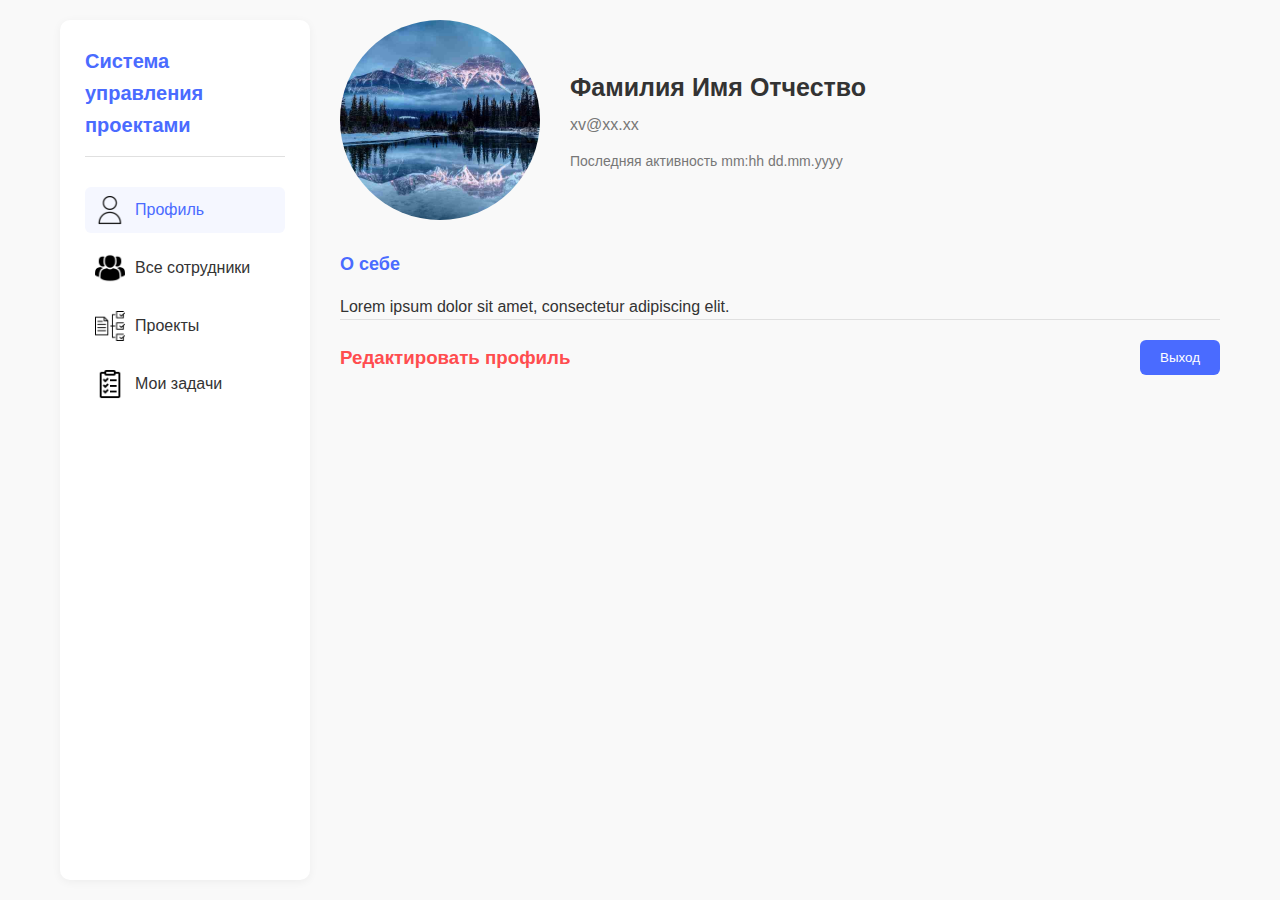
<file: public/profile.html>
<!DOCTYPE html>
<html lang="ru">
<head>
    <meta charset="UTF-8">
    <meta name="viewport" content="width=device-width, initial-scale=1.0">
    <title>Система управления проектами | Профиль</title>
    <link rel="stylesheet" href="assets/css/profile.css">
    <link rel="stylesheet" href="assets/css/main.css">
    <script src="assets/js/common.js"></script>
    <script src="assets/js/board.js"></script>
    <script src="assets/js/profile.js"></script>
</head>
<body>
    <div class="container">
        <aside class="sidebar">
            <div class="company-name">Система управления проектами</div>
            <div class="user-section">
                
                <ul class="nav-menu">
                    <li>
                        <a href="profile.html" class="active">
                            <img src="assets/img/icon-profile.png" alt="Профиль">
                            <p>Профиль</p>
                        </a>
                    </li>
                    <li>
                        <a href="users.html">
                            <img src="assets/img/icon-users.png" alt="Все сотрудники">
                            <p>Все сотрудники</p>
                        </a>
                    </li>
                    <li>
                        <a href="projects.html">
                            <img src="assets/img/icon-project.png" alt="Проекты">
                            <p>Проекты</p>
                        </a>
                    </li>
                    <li>
                        <a href="tasks.html">
                            <img src="assets/img/icon-task.png" alt="Мои задачи">
                            <p>Мои задачи</p>
                        </a>
                    </li>
                </ul>
            </div>
        </aside>
        
        <main class="main-content">
            <div class="profile-info">
                <img src="assets/img/image.jpg" class="avatar">
                <div class="profile-text">
                    <h3>Фамилия Имя Отчество</h3>
                    <span class="email">xv@xx.xx</span>
                    <span class="last-activity">Последняя активность mm:hh dd.mm.yyyy</span>
                </div>
            </div>
            
            <div class="about-section">
                <h3>О себе</h3>
                <p>Lorem ipsum dolor sit amet, consectetur adipiscing elit.</p>
            </div>
            
            <div class="edit-profile">
                <h3 id="editProfileBtn">Редактировать профиль</h3>
                <button class="btn" onclick="">Выход</button>
            </div>
        </main>
    </div>

    <div class="modal" id="profileModal">
        <div class="modal-content">
            <h2>Изменение личных данных</h2>
            <div class="photo-actions">
                <button class="btn">Обновить фото</button>
                <button class="btn btn-danger">Удалить</button>
            </div>
            <div class="form-group">
                <label>Вы</label>
                <input type="text" placeholder="Фамилия">
                <input type="text" placeholder="Имя">
                <input type="text" placeholder="Отчество">
            </div>
            <div class="form-group">
                <label>Данные для входа</label>
                <input type="email" placeholder="Почта">
                <input type="password" placeholder="Пароль">
            </div>
            <div class="form-group">
                <label>Краткая информация</label>
                <textarea placeholder="Расскажите о себе">Lorem ipsum dolor sit amet, consectetur adipiscing elit.</textarea>
            </div>
            <div class="modal-actions">
                <button class="btn btn-danger" id="deleteAccountBtn">Удалить аккаунт</button>
                <div>
                    <button class="btn btn-secondary" id="cancelEditBtn">Отмена</button>
                    <button class="btn btn-primary">Сохранить</button>
                </div>
            </div>
        </div>
    </div>

    <div class="modal" id="confirmModal">
        <div class="modal-content confirm-modal">
            <h3>Вы уверены, что хотите удалить аккаунт?</h3>
            <p>Это действие нельзя отменить. Все ваши данные будут удалены.</p>
            <div class="modal-actions">
                <button class="btn btn-secondary" id="cancelDeleteBtn">Отмена</button>
                <button class="btn btn-danger" id="confirmDeleteBtn">Удалить</button>
            </div>
        </div>
    </div>
</body>
</html>
</file>
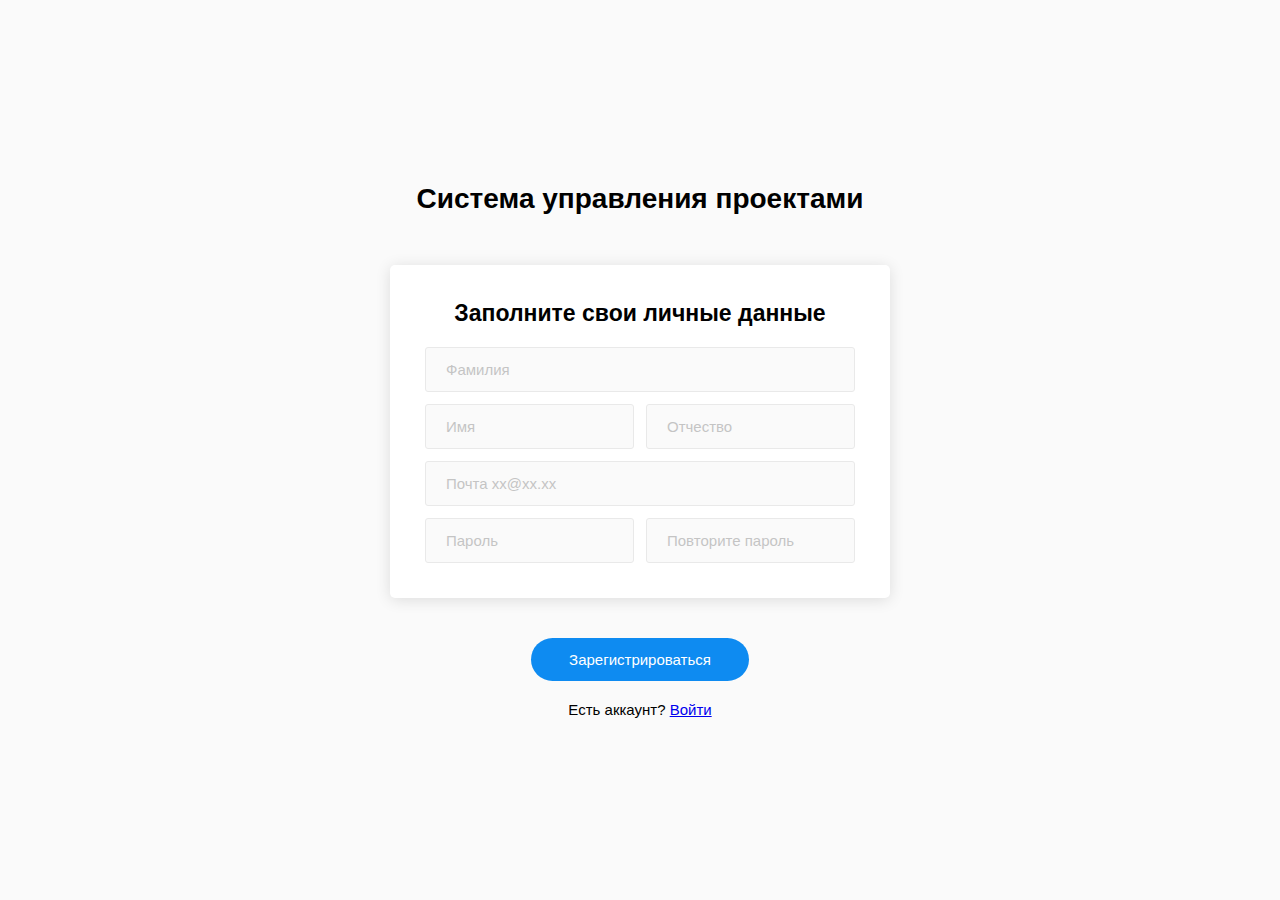
<file: public/register.html>
<!DOCTYPE html>
<html lang="ru">
<head>
    <meta charset="UTF-8">
    <meta name="viewport" content="width=device-width, initial-scale=1.0">
    <link rel="stylesheet" href="assets/css/auth.css">
    <title>Система управления проектами | Регистрация</title>
</head>
<body>
    <main>
        <div class="container">
            <h1>Система управления проектами</h1>
            <div class="form_container grid">
                <h2>Заполните свои личные данные</h2>
                <form action="" id="register" method="POST">
                    <div>
                        <input type="text" id="surname" name="surname" placeholder="Фамилия">
                    </div>
                    <div>
                        <input type="text" id="name" name="name" placeholder="Имя">
                    </div>
                    <div>
                        <input type="text" id="middlename" name="middlename" placeholder="Отчество">
                    </div>
                    <div>
                        <input type="email" id="email" name="email" placeholder="Почта xx@xx.xx">
                    </div>
                    <div>
                        <input type="password" id="password" name="password" placeholder="Пароль">
                    </div>
                    <div>
                        <input type="password" id="repeat_password" name="repeat_password" placeholder="Повторите пароль">
                    </div>
                </form>
            </div>
            <button type="submit" form="register">Зарегистрироваться</button>
            <p>Есть аккаунт? <a href="login.html">Войти</a></p>
        </div>
    </main>
</body>
</html>
</file>
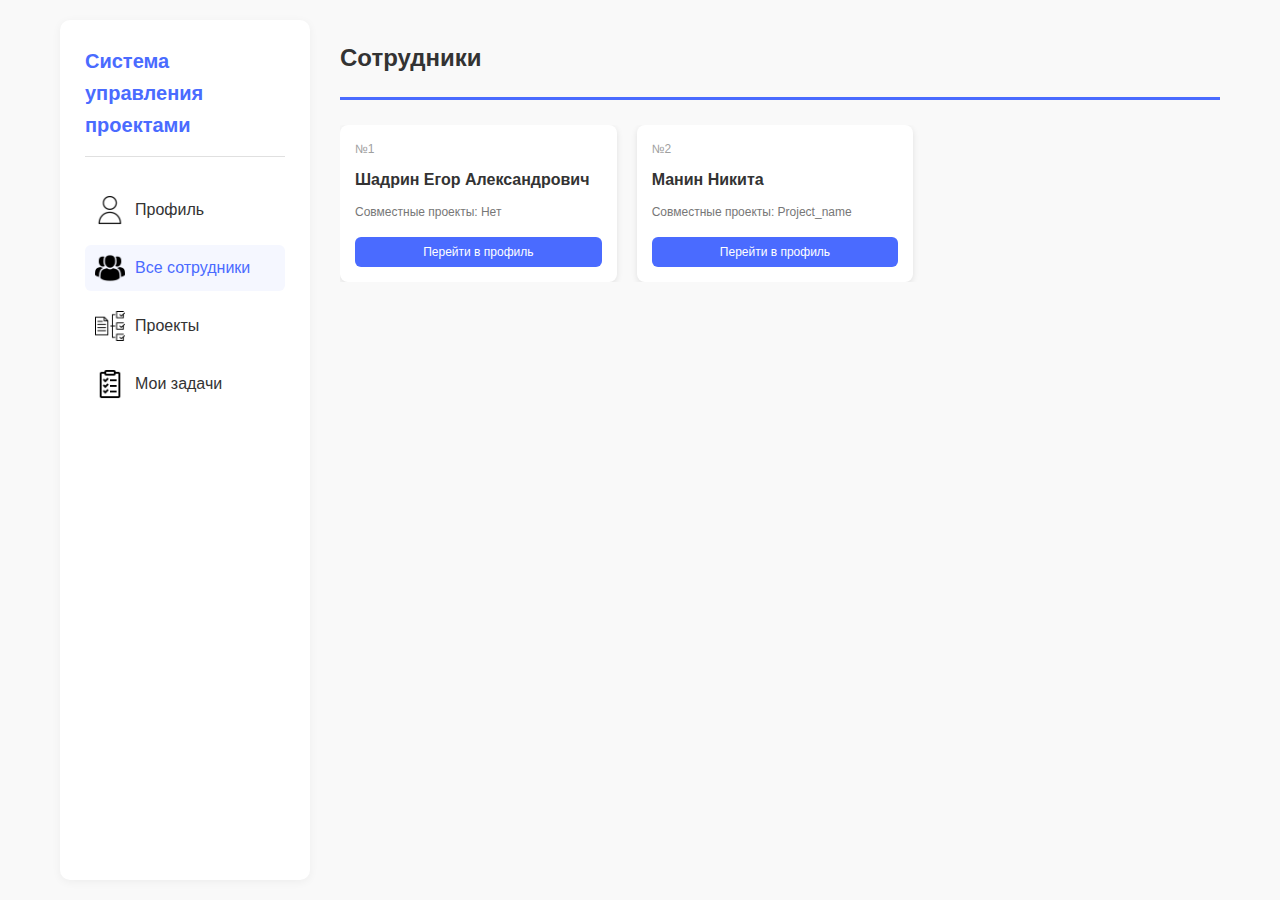
<file: public/users.html>
<!DOCTYPE html>
<html lang="en">
<head>
    <meta charset="UTF-8">
    <meta name="viewport" content="width=device-width, initial-scale=1.0">
    <link rel="stylesheet" href="assets/css/main.css">
    <link rel="stylesheet" href="assets/css/project.css">
    <title>Система управления проектами | Сотрудники</title>
</head>
<body>
        <div class="container">
        <aside class="sidebar">
            <div class="company-name">Система управления проектами</div>
            <div class="user-section">
                
                <ul class="nav-menu">
                    <li>
                        <a href="profile.html">
                            <img src="assets/img/icon-profile.png" alt="Профиль">
                            <p>Профиль</p>
                        </a>
                    </li>
                    <li>
                        <a href="users.html" class="active">
                            <img src="assets/img/icon-users.png" alt="Все сотрудники">
                            <p>Все сотрудники</p>
                        </a>
                    </li>
                    <li>
                        <a href="projects.html">
                            <img src="assets/img/icon-project.png" alt="Проекты">
                            <p>Проекты</p>
                        </a>
                    </li>
                    <li>
                        <a href="tasks.html">
                            <img src="assets/img/icon-task.png" alt="Мои задачи">
                            <p>Мои задачи</p>
                        </a>
                    </li>
                </ul>
            </div>
        </aside>
        
        <main class="main-content">
            <div class="main-content">
                <div class="line-header">
                    <h2>Сотрудники</h2>
                </div>
    
                <div class="projects-container">

                    <div class="project-card">
                        <span class="project-number">№1</span>
                        <h3 class="project-title">Шадрин Егор Александрович</h3>
                        <p class="project-creator">Совместные проекты: Нет</p>
                        <button class="btn project-task-btn">Перейти в профиль</button>
                    </div>
                    
                    <div class="project-card">
                        <span class="project-number">№2</span>
                        <h3 class="project-title">Манин Никита</h3>
                        <p class="project-creator">Совместные проекты: Project_name</p>
                        <button class="btn project-task-btn">Перейти в профиль</button>
                    </div>
                </div>
            </div>
        </main>
    </div>
</body>
</html>
</file>
<file: public/assets/css/profile.css>
.profile-header {
    display: flex;
    justify-content: space-between;
    align-items: flex-start;
    margin-bottom: 30px;
    padding-bottom: 20px;
    border-bottom: 1px solid var(--border-color);
}
.profile-info {
    display: flex;
    gap: 30px;
    align-items: center;
    margin-bottom: 30px;
}
.profile-info h3 {
    font-size: 25px;
    margin-bottom: 5px;
}
.avatar {
    width: 200px;
    height: 200px;
    border-radius: 50%;
}
.profile-info .email {
    color: var(--light-text);
    margin-bottom: 10px;
    display: block;
}
.last-activity {
    color: var(--light-text);
    font-size: 14px;
}
.about-section h3 {
    font-size: 18px;
    margin-bottom: 15px;
    color: var(--primary-color);
}
.edit-profile {
    display: flex;
    justify-content: space-between;
    align-items: center;
    padding-top: 20px;
    border-top: 1px solid var(--border-color);
}
#editProfileBtn {
    color: var(--danger-color);
    cursor: pointer;
}
.form-group {
    display: flex;
    flex-direction: column;
    gap: 5px;
}
.form-group input {
    padding: 5px 10px;
    width: 200px;
}
.modal-actions {
    margin-top: 15px;
}
</file>
<file: public/assets/css/main.css>
:root {
    --primary-color: #4a6bff;
    --secondary-color: #f5f7ff;
    --text-color: #333;
    --light-text: #777;
    --border-color: #e0e0e0;
    --hover-color: #3a56d4;
    --danger-color: #ff4d4f;
}
* {
    margin: 0;
    padding: 0;
    box-sizing: border-box;
}
body {
    height: 100vh;
    font-family: 'Segoe UI', Tahoma, Geneva, Verdana, sans-serif;
    color: var(--text-color);
    background-color: #f9f9f9;
    line-height: 1.6;
}
.container {
    height: 100%;
    max-width: 1200px;
    margin: 0 auto;
    padding: 20px;
    display: grid;
    grid-template-columns: 250px 1fr;
    gap: 30px;
}
.sidebar {
    background: white;
    border-radius: 10px;
    padding: 25px;
    box-shadow: 0 2px 10px rgba(0, 0, 0, 0.05);
}
.company-name {
    font-size: 20px;
    font-weight: 600;
    margin-bottom: 30px;
    color: var(--primary-color);
    padding-bottom: 15px;
    border-bottom: 1px solid var(--border-color);
}
.line-header {
    display: flex;
    justify-content: space-between;
    align-items: center;
    height: 80px;
    padding: 20px 0;
    border-bottom: 3px solid var(--primary-color);
    margin-bottom: 25px;
}

.nav-menu {
    list-style: none;
}
.nav-menu li a {
    margin-bottom: 12px;
    display: flex;
    align-items: center;
    gap: 10px;
}
.nav-menu li img {
    width: 30px;
    height: 30px;
}
.nav-menu a {
    text-decoration: none;
    color: var(--text-color);
    display: block;
    padding: 8px 10px;
    border-radius: 6px;
    transition: all 0.2s;
}
.nav-menu a:hover, .nav-menu a.active {
    background-color: var(--secondary-color);
    color: var(--primary-color);
}

.btn {
    background-color: var(--primary-color);
    color: white;
    border: none;
    padding: 10px 20px;
    border-radius: 6px;
    cursor: pointer;
    font-weight: 500;
    transition: background-color 0.2s;
}
.btn:hover {
    background-color: var(--hover-color);
}

.modal {
    display: none;
    position: fixed;
    top: 0;
    left: 0;
    width: 100%;
    height: 100%;
    background-color: rgba(0, 0, 0, 0.5);
    z-index: 1000;
    justify-content: center;
    align-items: center;
}
.modal-content {
    background-color: white;
    padding: 30px;
    border-radius: 10px;
    width: 100%;
    max-width: 600px;
    max-height: 90vh;
    overflow-y: auto;
}

.btn-secondary {
    background-color: #f0f0f0;
    color: var(--text-color);
}
.btn-danger {
    background-color: var(--danger-color);
}
.close {
    cursor: pointer;
    font-size: 25px;
}

@media (max-width: 768px) {
    .container {
        padding: 10px;
        grid-template-rows: min-content 1fr;
        grid-template-columns: 1fr;
    }
    .sidebar {
        margin-bottom: 20px;
        padding: 15px;
    }
    .company-name {
        margin-bottom: 15px;
    }
    .nav-menu {
        display: flex;
        justify-content: center;
        gap: 50px;
    }
    .nav-menu li a {
        margin-bottom: 0;
    }
    .nav-menu li a p {
        display: none;
    }
}
</file>
<file: public/assets/css/auth.css>
* {
    font-family: sans-serif;
}
body {
    margin: 0;
}
h1 {
    margin: 0;
    margin-bottom: 50px;
    text-align: center;
    font-size: 28px;
}
h2 {
    margin: 0;
    margin-bottom: 20px;
    font-size: 23px;
}
main {
    background-color: #fafafa;
    height: 100vh;
    display: flex;
    justify-content: center;
    align-items: center;
}
.container {
    width: 100%;
    max-width: 500px;
}
.form_container {
    box-shadow: 0 2px 15px rgba(0, 0, 0, 0.12);
    background-color: #fff;
    padding: 35px;
    border-radius: 5px;
    display: flex;
    align-items: center;
    flex-direction: column;
}

/* form */

form {
    width: 100%;
    box-sizing: border-box;
    display: grid;
    gap: 12px;
}
.grid form{
    max-width: 450px;
    grid-template-columns: repeat(2, 1fr);
}
.grid form div:nth-child(1),
.grid form div:nth-child(4) {
    grid-column: 1 / -1;
}

/* input */

.form_container input {
    box-sizing: border-box;
    background-color: #fafafa;
    border: 1.25px solid #e9e9e9;
    border-radius: 3px;
    width: 100%;
    font-size: 15px;
    padding: 13px 20px;
}

/* Placeholder */

.form_container input::placeholder {
    opacity: 0.4;
    letter-spacing: normal;
}
.form_container input[type="password"] {
    letter-spacing: 3px;
}

/* submit button */

button {
    background-color: #0e8bf1;
    color: #fff;
    border: none;
    border-radius: 50px;
    padding: 13px 38px;
    font-size: 15px;
    margin: 0 auto;
    margin-top: 40px;
    display: block;
    transition: background ease-in-out 0.25s;
    cursor: pointer;
}
button:hover {
    background-color: #0d7bd6;
}
p {
    margin: 0;
    margin-top: 20px;
    text-align: center;
    font-size: 15px;
}
@media (max-width: 540px) {
    .grid form {
        grid-template-columns: 1fr;
    }
    h1 {
        font-size: 24px;
    }
    h2 {
        font-size: 19px;
    }
    .container {
        display: block;
        margin: 0 20px;
    }
    .form_container {
        padding: 1.5rem;
    }
}
</file>
<file: public/assets/css/project.css>
.projects-header h2 {
    font-size: 24px;
    color: var(--primary-color);
}

.projects-container {
    display: grid;
    grid-template-columns: repeat(auto-fill, minmax(250px, 1fr));
    gap: 20px;
    overflow-y: auto;
    padding-right: 10px;
    max-height: 80vh;
}

.project-card {
    position: relative;
    background: white;
    border-radius: 8px;
    padding: 15px;
    box-shadow: 0 2px 6px rgba(0, 0, 0, 0.1);
    display: flex;
    flex-direction: column;
}

.project-number {
    color: var(--light-text);
    font-size: 12px;
    opacity: 0.7;
    margin-bottom: 8px;
}

.project-title {
    font-size: 16px;
    margin-bottom: 10px;
}

.project-creator {
    color: var(--light-text);
    font-size: 12px;
    margin-bottom: 15px;
}

.project-task-btn {
    width: 100%;
    padding: 8px;
    font-size: 12px;
    margin-top: auto;
}

@media (max-width: 550px) {
    .projects-header {
        flex-direction: column;
        height: auto;
        align-items: flex-start;
        gap: 15px;
    }
    
    .projects-container {
        grid-template-columns: 1fr;
        max-height: none;
    }
    
    .project-card {
        height: auto;
        min-height: 180px;
    }
}
</file>
